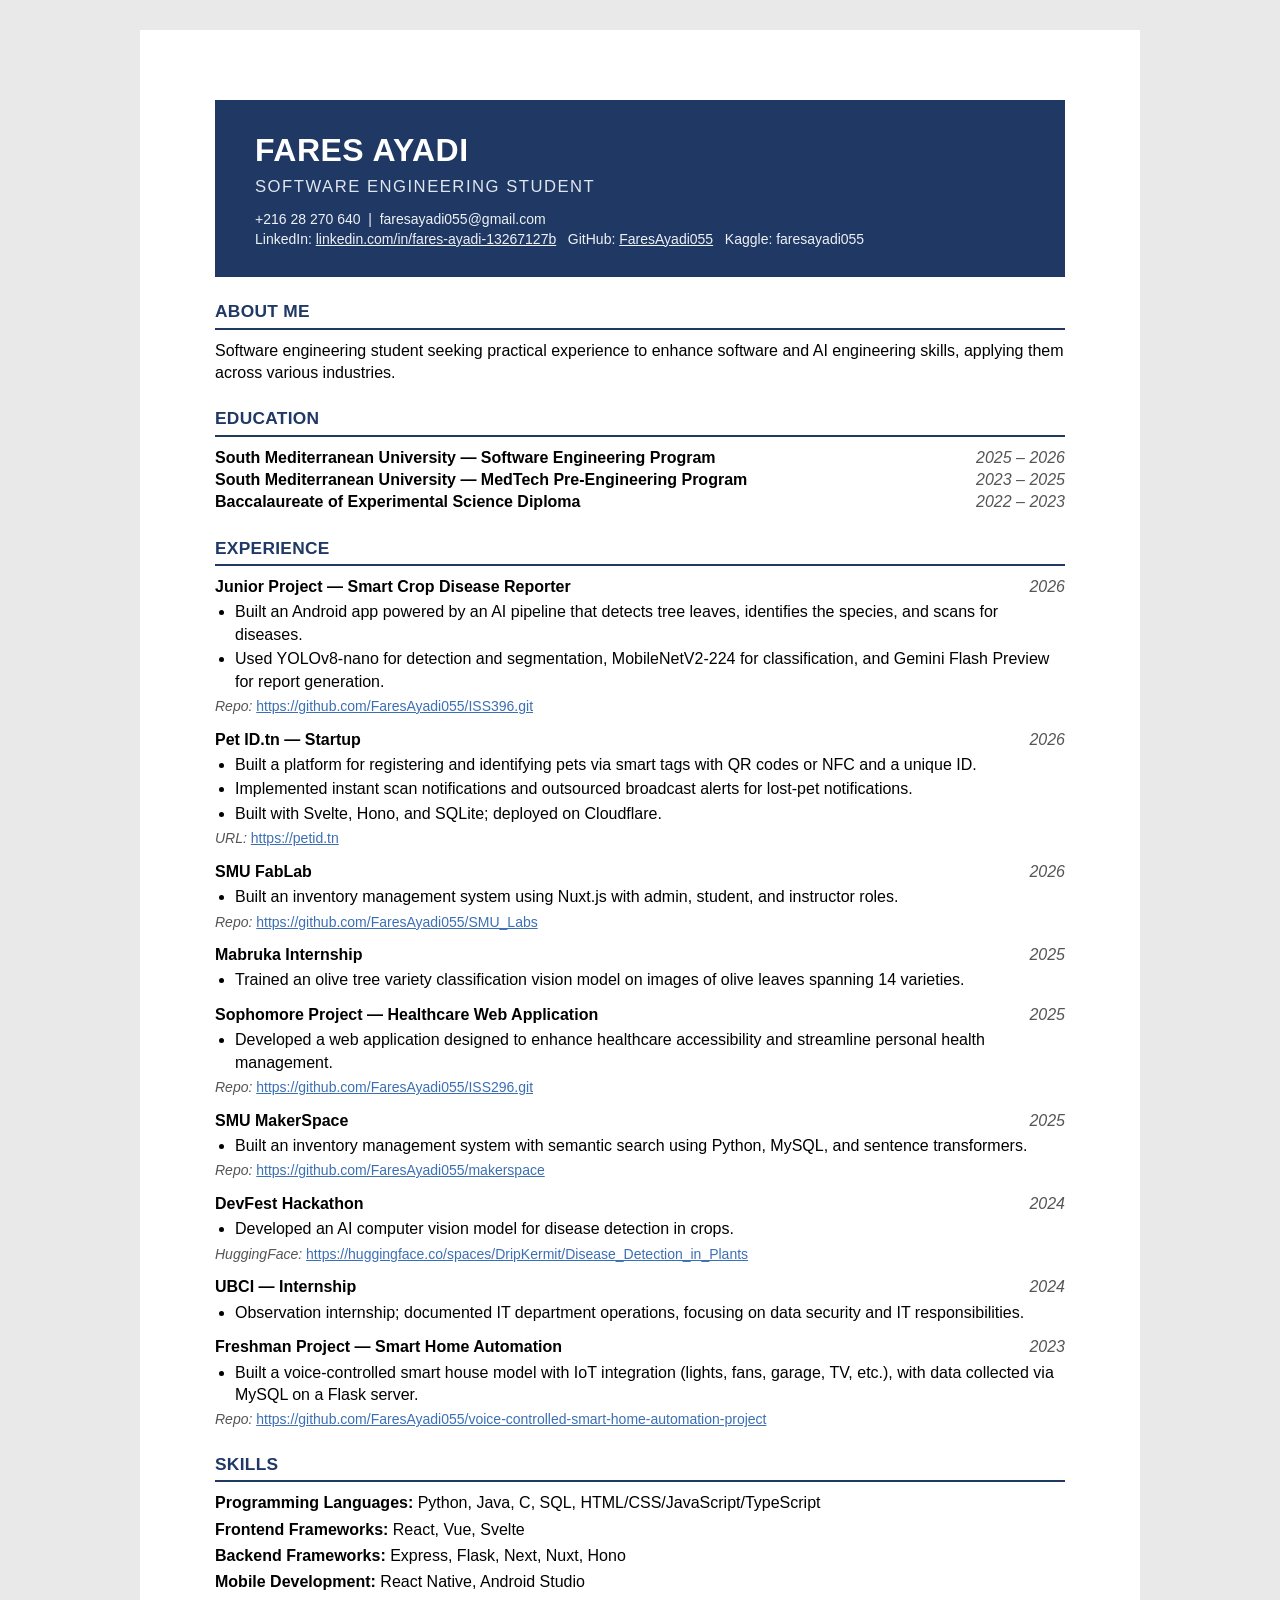
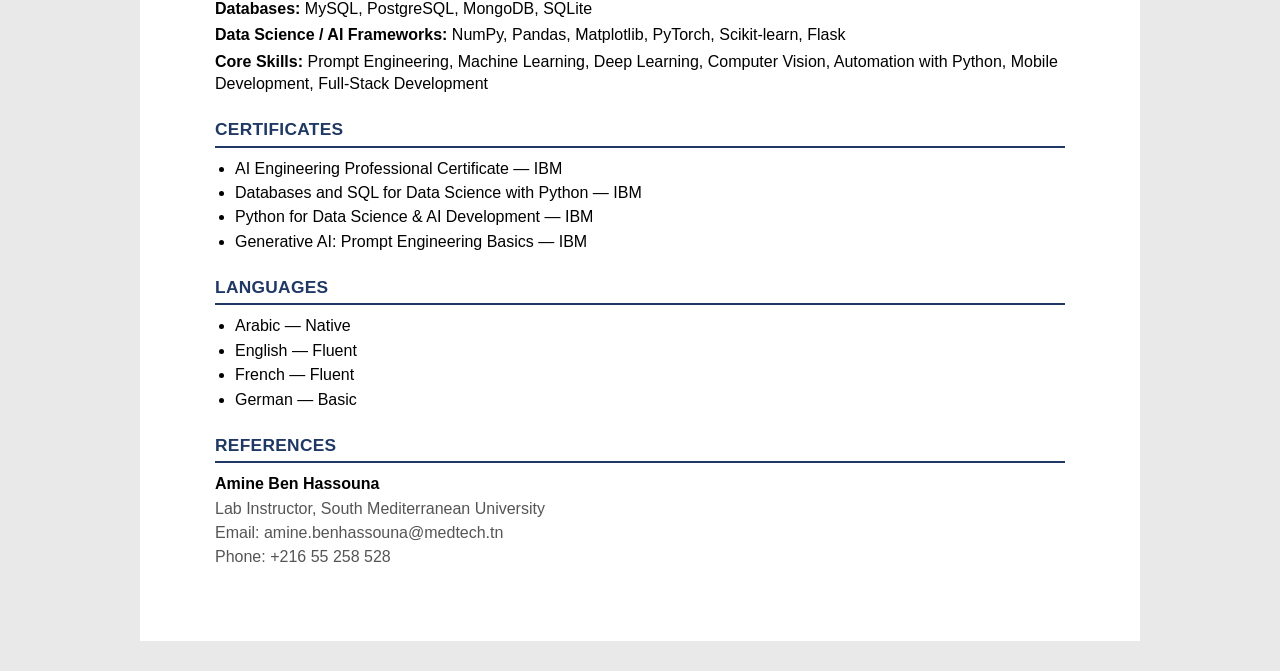
<file: src/asset/Fares_Ayadi_CV.html>
<!DOCTYPE html>
<html lang="en">
<head>
<meta charset="UTF-8">
<meta name="viewport" content="width=device-width, initial-scale=1">
<title>Fares Ayadi CV</title>
<style>
  :root{
    --navy:#1F3864;
  }
  body{
    font-family:Calibri, Arial, sans-serif;
    color:#000000;
    background:#e9e9e9;
    margin:0;
    padding:30px 0;
    font-size:12pt;
    line-height:1.4;
  }
  .page{
    max-width:850px;
    margin:0 auto;
    background:#ffffff;
    padding:70px 75px;
  }
  .content{padding:0;}
  .header{
    background:var(--navy);
    color:#ffffff;
    padding:28px 40px;
    margin:0 0 22px 0;
  }
  .name{
    font-size:24pt;
    font-weight:bold;
    letter-spacing:0.5px;
  }
  .title{
    font-size:12.5pt;
    letter-spacing:1.5px;
    color:#dfe6ef;
    margin-top:2px;
  }
  .contact{
    font-size:10.5pt;
    color:#eef1f6;
    margin-top:12px;
  }
  .contact a{color:#eef1f6;text-decoration:underline;}
  h2{
    font-size:13pt;
    font-weight:bold;
    color:var(--navy);
    letter-spacing:0.3px;
    border-bottom:2px solid var(--navy);
    padding-bottom:4px;
    margin-top:22px;
    margin-bottom:10px;
  }
  p{margin:4px 0;}
  .job{margin-bottom:12px;}
  .job-header{
    display:flex;
    justify-content:space-between;
    font-weight:bold;
  }
  .job-header .years{font-weight:normal;font-style:italic;color:#555;}
  ul{margin:3px 0 4px 0;padding-left:20px;}
  li{margin-bottom:2px;}
  .link-line{font-style:italic;font-size:10.5pt;color:#555;}
  .link-line a{color:#3b6fb5;text-decoration:underline;font-style:normal;}
  .edu-row{
    display:flex;
    justify-content:space-between;
  }
  .edu-row .name-col{font-weight:bold;}
  .edu-row .years{font-style:italic;color:#555;white-space:nowrap;}
  .skills-line{margin:4px 0;}
  .skills-line b{font-weight:bold;}
  .lang-list, .cert-list{margin:4px 0 4px 0;padding-left:20px;}
  .ref-block p{margin:2px 0;}
  .ref-block .ref-name{font-weight:bold;}
  .ref-block .ref-role, .ref-block .ref-contact{color:#555;}
</style>
</head>
<body>
<div class="page">

  <div class="header">
    <div class="name">FARES AYADI</div>
    <div class="title">SOFTWARE ENGINEERING STUDENT</div>
    <div class="contact">
      +216 28 270 640&nbsp; |&nbsp; faresayadi055@gmail.com<br>
      LinkedIn: <a href="https://linkedin.com/in/fares-ayadi-13267127b">linkedin.com/in/fares-ayadi-13267127b</a>
      &nbsp;&nbsp;GitHub: <a href="https://github.com/FaresAyadi055">FaresAyadi055</a>
      &nbsp;&nbsp;Kaggle: faresayadi055
    </div>
  </div>

  <div class="content">

  <h2>ABOUT ME</h2>
  <p>Software engineering student seeking practical experience to enhance software and AI engineering skills, applying them across various industries.</p>

  <h2>EDUCATION</h2>
  <div class="edu-row"><span class="name-col">South Mediterranean University — Software Engineering Program</span><span class="years">2025 – 2026</span></div>
  <div class="edu-row"><span class="name-col">South Mediterranean University — MedTech Pre-Engineering Program</span><span class="years">2023 – 2025</span></div>
  <div class="edu-row"><span class="name-col">Baccalaureate of Experimental Science Diploma</span><span class="years">2022 – 2023</span></div>

  <h2>EXPERIENCE</h2>

  <div class="job">
    <div class="job-header"><span>Junior Project — Smart Crop Disease Reporter</span><span class="years">2026</span></div>
    <ul>
      <li>Built an Android app powered by an AI pipeline that detects tree leaves, identifies the species, and scans for diseases.</li>
      <li>Used YOLOv8-nano for detection and segmentation, MobileNetV2-224 for classification, and Gemini Flash Preview for report generation.</li>
    </ul>
    <p class="link-line">Repo: <a href="https://github.com/FaresAyadi055/ISS396.git">https://github.com/FaresAyadi055/ISS396.git</a></p>
  </div>

  <div class="job">
    <div class="job-header"><span>Pet ID.tn — Startup</span><span class="years">2026</span></div>
    <ul>
      <li>Built a platform for registering and identifying pets via smart tags with QR codes or NFC and a unique ID.</li>
      <li>Implemented instant scan notifications and outsourced broadcast alerts for lost-pet notifications.</li>
      <li>Built with Svelte, Hono, and SQLite; deployed on Cloudflare.</li>
    </ul>
    <p class="link-line">URL: <a href="https://petid.tn">https://petid.tn</a></p>
  </div>

  <div class="job">
    <div class="job-header"><span>SMU FabLab</span><span class="years">2026</span></div>
    <ul>
      <li>Built an inventory management system using Nuxt.js with admin, student, and instructor roles.</li>
    </ul>
    <p class="link-line">Repo: <a href="https://github.com/FaresAyadi055/SMU_Labs">https://github.com/FaresAyadi055/SMU_Labs</a></p>
  </div>

  <div class="job">
    <div class="job-header"><span>Mabruka Internship</span><span class="years">2025</span></div>
    <ul>
      <li>Trained an olive tree variety classification vision model on images of olive leaves spanning 14 varieties.</li>
    </ul>
  </div>

  <div class="job">
    <div class="job-header"><span>Sophomore Project — Healthcare Web Application</span><span class="years">2025</span></div>
    <ul>
      <li>Developed a web application designed to enhance healthcare accessibility and streamline personal health management.</li>
    </ul>
    <p class="link-line">Repo: <a href="https://github.com/FaresAyadi055/ISS296.git">https://github.com/FaresAyadi055/ISS296.git</a></p>
  </div>

  <div class="job">
    <div class="job-header"><span>SMU MakerSpace</span><span class="years">2025</span></div>
    <ul>
      <li>Built an inventory management system with semantic search using Python, MySQL, and sentence transformers.</li>
    </ul>
    <p class="link-line">Repo: <a href="https://github.com/FaresAyadi055/makerspace">https://github.com/FaresAyadi055/makerspace</a></p>
  </div>

  <div class="job">
    <div class="job-header"><span>DevFest Hackathon</span><span class="years">2024</span></div>
    <ul>
      <li>Developed an AI computer vision model for disease detection in crops.</li>
    </ul>
    <p class="link-line">HuggingFace: <a href="https://huggingface.co/spaces/DripKermit/Disease_Detection_in_Plants">https://huggingface.co/spaces/DripKermit/Disease_Detection_in_Plants</a></p>
  </div>

  <div class="job">
    <div class="job-header"><span>UBCI — Internship</span><span class="years">2024</span></div>
    <ul>
      <li>Observation internship; documented IT department operations, focusing on data security and IT responsibilities.</li>
    </ul>
  </div>

  <div class="job">
    <div class="job-header"><span>Freshman Project — Smart Home Automation</span><span class="years">2023</span></div>
    <ul>
      <li>Built a voice-controlled smart house model with IoT integration (lights, fans, garage, TV, etc.), with data collected via MySQL on a Flask server.</li>
    </ul>
    <p class="link-line">Repo: <a href="https://github.com/FaresAyadi055/voice-controlled-smart-home-automation-project">https://github.com/FaresAyadi055/voice-controlled-smart-home-automation-project</a></p>
  </div>

  <h2>SKILLS</h2>
  <p class="skills-line"><b>Programming Languages:</b> Python, Java, C, SQL, HTML/CSS/JavaScript/TypeScript</p>
  <p class="skills-line"><b>Frontend Frameworks:</b> React, Vue, Svelte</p>
  <p class="skills-line"><b>Backend Frameworks:</b> Express, Flask, Next, Nuxt, Hono</p>
  <p class="skills-line"><b>Mobile Development:</b> React Native, Android Studio</p>
  <p class="skills-line"><b>Databases:</b> MySQL, PostgreSQL, MongoDB, SQLite</p>
  <p class="skills-line"><b>Data Science / AI Frameworks:</b> NumPy, Pandas, Matplotlib, PyTorch, Scikit-learn, Flask</p>
  <p class="skills-line"><b>Core Skills:</b> Prompt Engineering, Machine Learning, Deep Learning, Computer Vision, Automation with Python, Mobile Development, Full-Stack Development</p>

  <h2>CERTIFICATES</h2>
  <ul class="cert-list">
    <li>AI Engineering Professional Certificate — IBM</li>
    <li>Databases and SQL for Data Science with Python — IBM</li>
    <li>Python for Data Science & AI Development — IBM</li>
    <li>Generative AI: Prompt Engineering Basics — IBM</li>
  </ul>

  <h2>LANGUAGES</h2>
  <ul class="lang-list">
    <li>Arabic — Native</li>
    <li>English — Fluent</li>
    <li>French — Fluent</li>
    <li>German — Basic</li>
  </ul>

  <h2>REFERENCES</h2>
  <div class="ref-block">
    <p class="ref-name">Amine Ben Hassouna</p>
    <p class="ref-role">Lab Instructor, South Mediterranean University</p>
    <p class="ref-contact">Email: amine.benhassouna@medtech.tn</p>
    <p class="ref-contact">Phone: +216 55 258 528</p>
  </div>

  </div>

</div>
</body>
</html>
</file>
